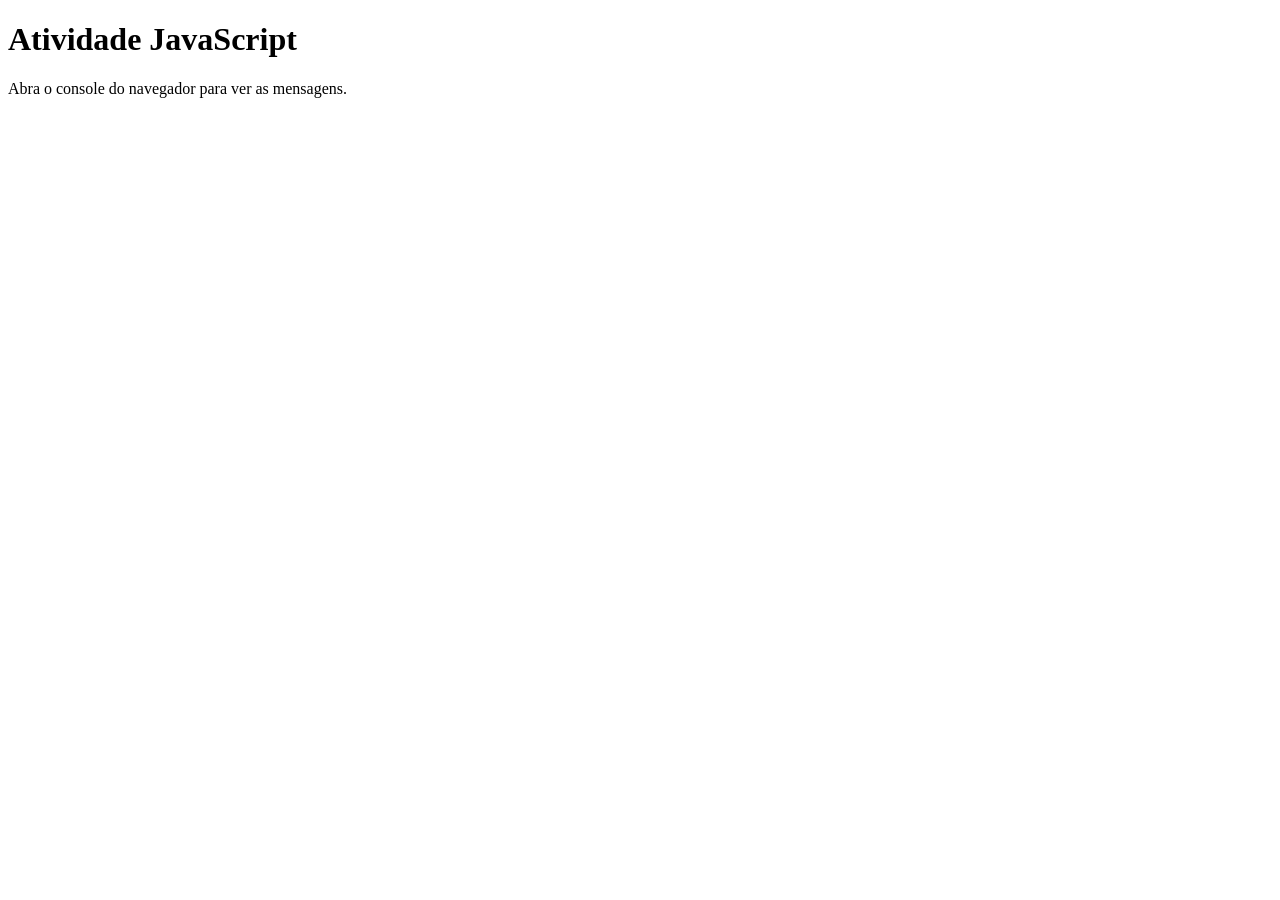
<file: edgar colete/index.html>
<!DOCTYPE html>
<html lang="pt-BR">
<head>
  <meta charset="UTF-8" />
  <meta name="viewport" content="width=device-width, initial-scale=1.0" />
  <title>Atividade JavaScript</title>
</head>
<body>
  <h1>Atividade JavaScript</h1>
  <p>Abra o console do navegador para ver as mensagens.</p>

  <script src="script.js"></script>
</body>
</html>
</file>
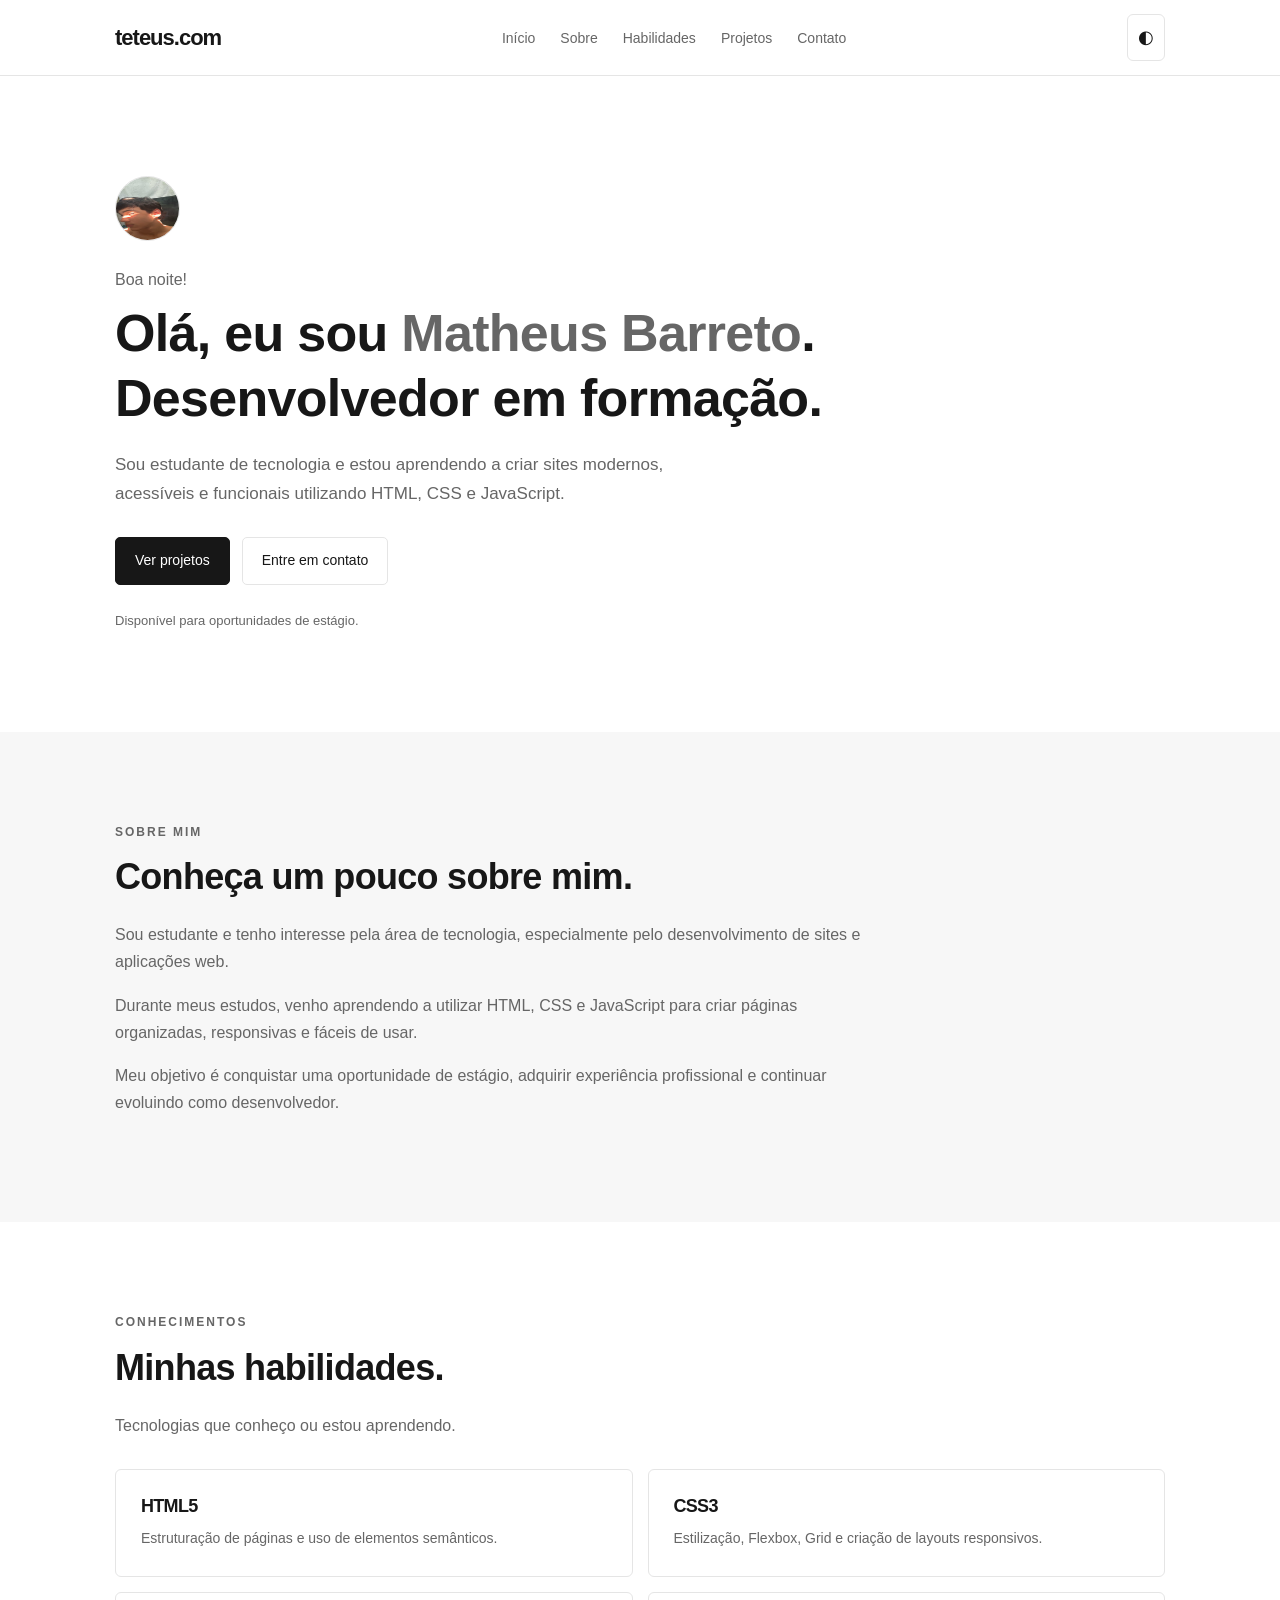
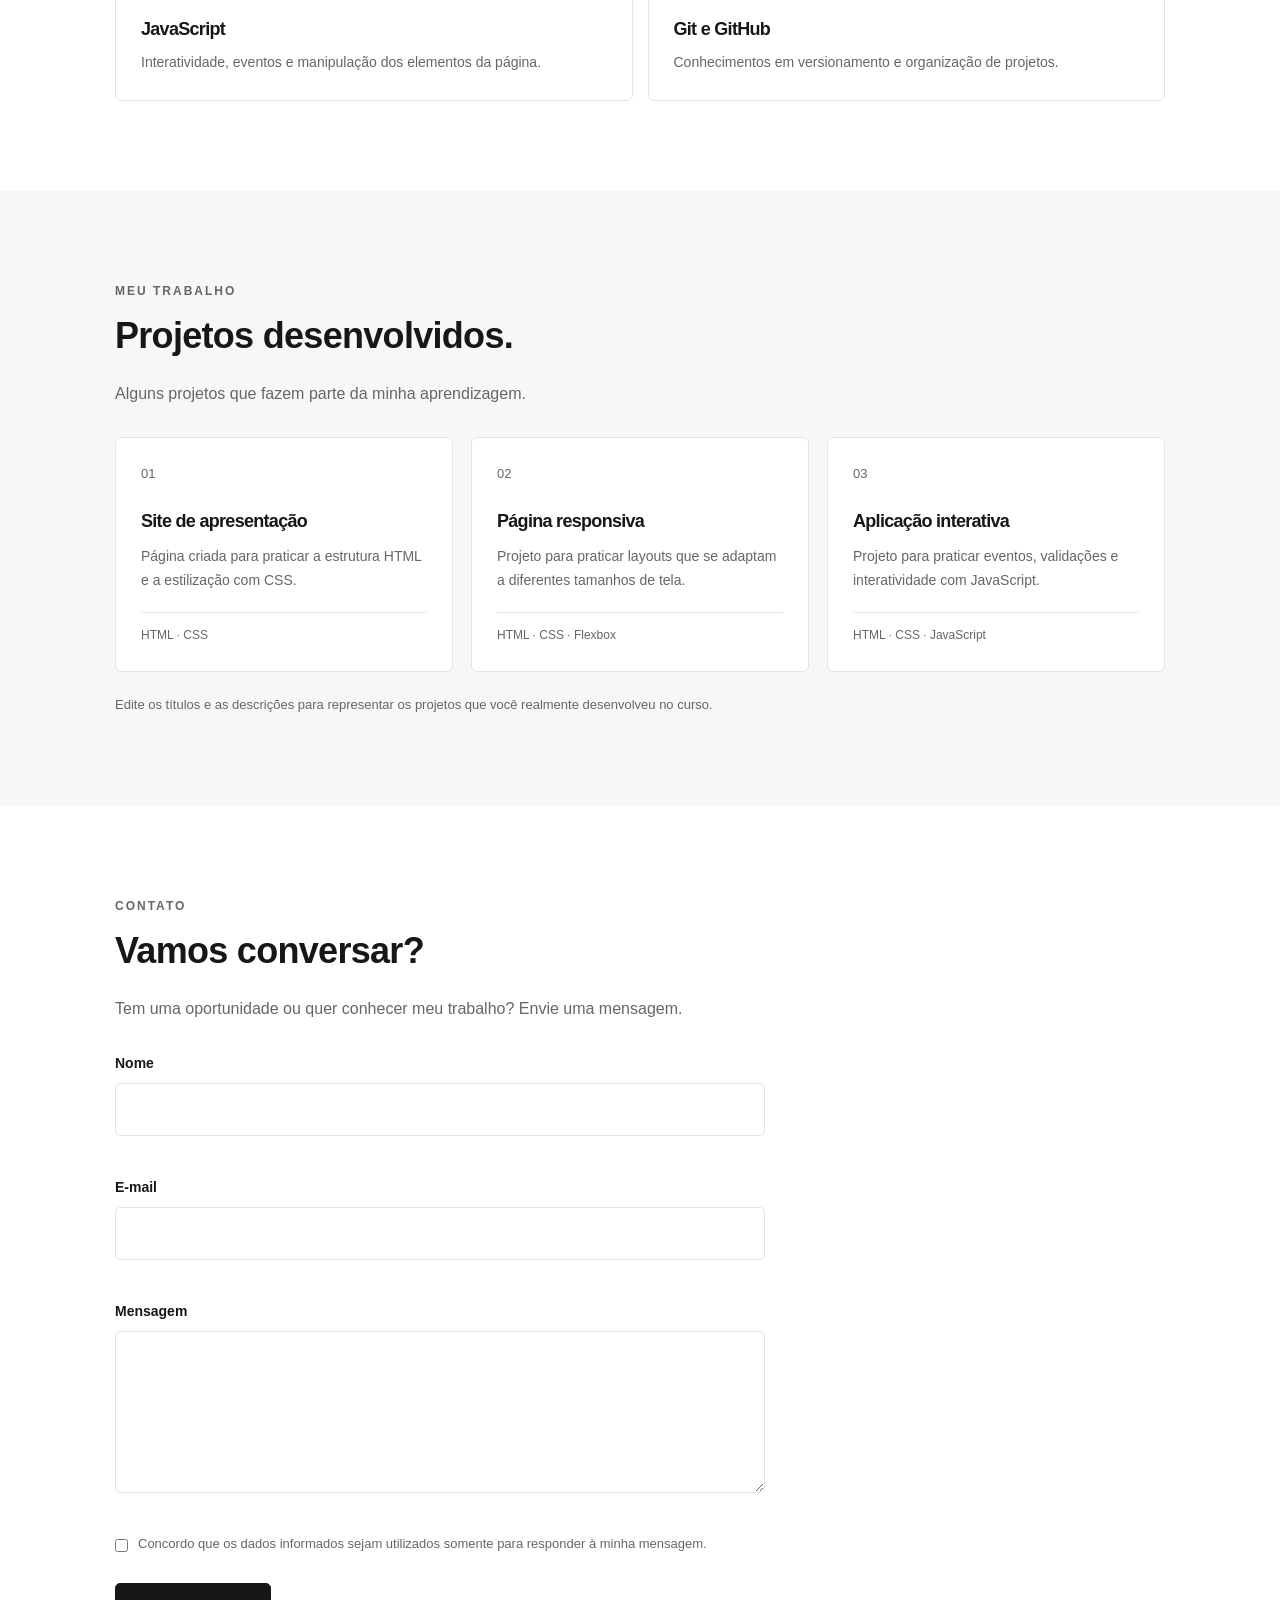
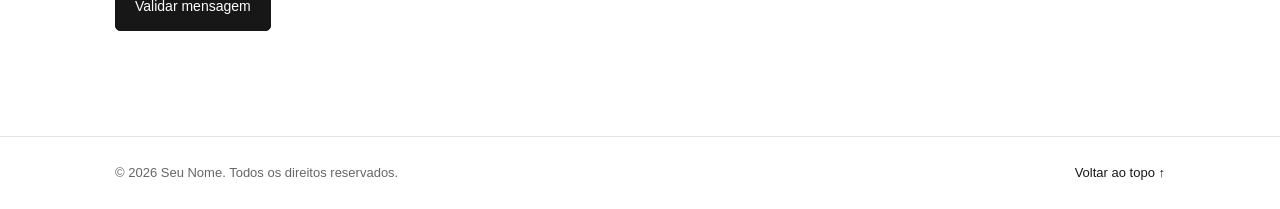
<file: portifolio/ht.html>
<!DOCTYPE html>
<html lang="pt-BR">
<head>
    <meta charset="UTF-8">
    <meta name="viewport" content="width=device-width, initial-scale=1.0">

    <meta name="description" content="Portfólio pessoal de desenvolvimento web.">

    <title>Barreto | Portfólio</title>

    <link rel="stylesheet" href="po.css">
    <script src="js.js" defer></script>
</head>
<body>

    <a href="#conteudo" class="pular-conteudo">
        Pular para o conteúdo
    </a>

    <header>
        <nav class="container navegacao" aria-label="Menu principal">

            <a href="#inicio" class="logo" aria-label="Página inicial">
                teteus.com
            </a>

            <button
                class="menu-toggle"
                aria-label="Abrir menu"
                aria-expanded="false"
                aria-controls="menu"
                type="button">
                ☰
            </button>

            <ul class="menu" id="menu">
                <li><a href="#inicio">Início</a></li>
                <li><a href="#sobre">Sobre</a></li>
                <li><a href="#habilidades">Habilidades</a></li>
                <li><a href="#projetos">Projetos</a></li>
                <li><a href="#contato">Contato</a></li>
            </ul>

            <button
                class="tema-toggle"
                type="button"
                aria-label="Ativar modo escuro"
                title="Alternar tema">
                ◐
            </button>

        </nav>
    </header>

    <main id="conteudo">

        <!-- INÍCIO -->
        <section class="inicio container" id="inicio">

            <img
             src="img1"
              alt="Foto de perfil de Seu Nome"
             class="avatar">

            <p class="saudacao" id="saudacao">Olá!</p>

            <h1>
                Olá, eu sou <span>Matheus Barreto</span>.<br>
                Desenvolvedor em formação.
            </h1>

            <p class="descricao">
                Sou estudante de tecnologia e estou aprendendo
                a criar sites modernos, acessíveis e funcionais
                utilizando HTML, CSS e JavaScript.
            </p>

            <div class="botoes">
                <a href="#projetos" class="botao principal">
                    Ver projetos
                </a>

                <a href="#contato" class="botao">
                    Entre em contato
                </a>
            </div>

            <p class="disponibilidade">
                Disponível para oportunidades de estágio.
            </p>

        </section>

        <!-- SOBRE MIM -->
        <section class="secao fundo-cinza" id="sobre">
            <div class="container">

                <p class="subtitulo">SOBRE MIM</p>

                <h2>Conheça um pouco sobre mim.</h2>

                <div class="texto-sobre">
                    <p>
                        Sou estudante e tenho interesse pela área
                        de tecnologia, especialmente pelo desenvolvimento
                        de sites e aplicações web.
                    </p>

                    <p>
                        Durante meus estudos, venho aprendendo a utilizar
                        HTML, CSS e JavaScript para criar páginas
                        organizadas, responsivas e fáceis de usar.
                    </p>

                    <p>
                        Meu objetivo é conquistar uma oportunidade
                        de estágio, adquirir experiência profissional
                        e continuar evoluindo como desenvolvedor.
                    </p>
                </div>

            </div>
        </section>

        <!-- HABILIDADES -->
        <section class="secao container" id="habilidades">

            <p class="subtitulo">CONHECIMENTOS</p>

            <h2>Minhas habilidades.</h2>

            <p class="texto-intro">
                Tecnologias que conheço ou estou aprendendo.
            </p>

            <div class="habilidades-grid">

                <article class="habilidade">
                    <h3>HTML5</h3>
                    <p>
                        Estruturação de páginas e uso de elementos
                        semânticos.
                    </p>
                </article>

                <article class="habilidade">
                    <h3>CSS3</h3>
                    <p>
                        Estilização, Flexbox, Grid e criação
                        de layouts responsivos.
                    </p>
                </article>

                <article class="habilidade">
                    <h3>JavaScript</h3>
                    <p>
                        Interatividade, eventos e manipulação
                        dos elementos da página.
                    </p>
                </article>

                <article class="habilidade">
                    <h3>Git e GitHub</h3>
                    <p>
                        Conhecimentos em versionamento e organização
                        de projetos.
                    </p>
                </article>

            </div>
        </section>

        <!-- PROJETOS -->
        <section class="secao fundo-cinza" id="projetos">
            <div class="container">

                <p class="subtitulo">MEU TRABALHO</p>

                <h2>Projetos desenvolvidos.</h2>

                <p class="texto-intro">
                    Alguns projetos que fazem parte da minha aprendizagem.
                </p>

                <div class="projetos-grid">

                    <article class="projeto">
                        <span class="numero">01</span>

                        <h3>Site de apresentação</h3>

                        <p>
                            Página criada para praticar a estrutura HTML
                            e a estilização com CSS.
                        </p>

                        <p class="tecnologias">
                            HTML · CSS
                        </p>
                    </article>

                    <article class="projeto">
                        <span class="numero">02</span>

                        <h3>Página responsiva</h3>

                        <p>
                            Projeto para praticar layouts que se adaptam
                            a diferentes tamanhos de tela.
                        </p>

                        <p class="tecnologias">
                            HTML · CSS · Flexbox
                        </p>
                    </article>

                    <article class="projeto">
                        <span class="numero">03</span>

                        <h3>Aplicação interativa</h3>

                        <p>
                            Projeto para praticar eventos, validações
                            e interatividade com JavaScript.
                        </p>

                        <p class="tecnologias">
                            HTML · CSS · JavaScript
                        </p>
                    </article>

                </div>

                <p class="aviso-projetos">
                    Edite os títulos e as descrições para representar
                    os projetos que você realmente desenvolveu no curso.
                </p>

            </div>
        </section>

        <!-- CONTATO -->
        <section class="secao container" id="contato">

            <p class="subtitulo">CONTATO</p>

            <h2>Vamos conversar?</h2>

            <p class="texto-intro">
                Tem uma oportunidade ou quer conhecer meu trabalho?
                Envie uma mensagem.
            </p>

            <form id="form-contato" novalidate>

                <div class="campo">
                    <label for="nome">Nome</label>

                    <input
                        type="text"
                        id="nome"
                        name="nome"
                        autocomplete="name"
                        minlength="2"
                        maxlength="80"
                        required
                        aria-describedby="erro-nome">

                    <small class="erro" id="erro-nome"></small>
                </div>

                <div class="campo">
                    <label for="email">E-mail</label>

                    <input
                        type="email"
                        id="email"
                        name="email"
                        autocomplete="email"
                        maxlength="120"
                        required
                        aria-describedby="erro-email">

                    <small class="erro" id="erro-email"></small>
                </div>

                <div class="campo">
                    <label for="mensagem">Mensagem</label>

                    <textarea
                        id="mensagem"
                        name="mensagem"
                        rows="5"
                        minlength="10"
                        maxlength="1000"
                        required
                        aria-describedby="erro-mensagem"></textarea>

                    <small class="erro" id="erro-mensagem"></small>
                </div>

                <div class="consentimento">
                    <input
                        type="checkbox"
                        id="consentimento"
                        name="consentimento"
                        required>

                    <label for="consentimento">
                        Concordo que os dados informados sejam utilizados
                        somente para responder à minha mensagem.
                    </label>
                </div>

                <small class="erro" id="erro-consentimento"></small>

                <button type="submit" class="botao principal">
                    Validar mensagem
                </button>

                <p id="status-form" role="status" aria-live="polite"></p>

            </form>
        </section>

    </main>

    <!-- RODAPÉ -->
    <footer>
        <div class="container rodape">

            <p>
                © <span id="ano"></span> Seu Nome.
                Todos os direitos reservados.
            </p>

            <a href="#inicio">Voltar ao topo ↑</a>

        </div>
    </footer>

</body>
</html>
</file>
<file: portifolio/po.css>
/* CONFIGURAÇÕES GERAIS */

:root {
    --fundo: #ffffff;
    --fundo-cinza: #f7f7f7;
    --texto: #171717;
    --texto-secundario: #666666;
    --borda: #e5e5e5;
    --botao: #171717;
    --botao-texto: #ffffff;
}

:root.escuro {
    --fundo: #171717;
    --fundo-cinza: #202020;
    --texto: #f5f5f5;
    --texto-secundario: #bbbbbb;
    --borda: #393939;
    --botao: #ffffff;
    --botao-texto: #171717;
}

* {
    margin: 0;
    padding: 0;
    box-sizing: border-box;
}

html {
    scroll-behavior: smooth;
    scroll-padding-top: 90px;
}

body {
    font-family: Arial, Helvetica, sans-serif;
    background: var(--fundo);
    color: var(--texto);
    line-height: 1.7;
    transition: background 0.2s, color 0.2s;
}

a {
    color: inherit;
    text-decoration: none;
}

button,
input,
textarea {
    font: inherit;
}

button,
a,
input,
textarea {
    -webkit-tap-highlight-color: transparent;
}

a:focus-visible,
button:focus-visible,
input:focus-visible,
textarea:focus-visible {
    outline: 2px solid var(--texto);
    outline-offset: 4px;
}

.container {
    width: 90%;
    max-width: 1050px;
    margin: 0 auto;
}

.secao {
    padding: 90px 0;
}

.fundo-cinza {
    background: var(--fundo-cinza);
}

/* ACESSIBILIDADE */

.pular-conteudo {
    position: absolute;
    top: -100px;
    left: 15px;
    padding: 10px;
    background: var(--fundo);
    z-index: 100;
}

.pular-conteudo:focus {
    top: 10px;
}

/* CABEÇALHO */

header {
    background: var(--fundo);
    border-bottom: 1px solid var(--borda);
    position: sticky;
    top: 0;
    z-index: 10;
}

.navegacao {
    min-height: 75px;
    display: flex;
    justify-content: space-between;
    align-items: center;
    gap: 20px;
}

.logo {
    font-size: 22px;
    font-weight: bold;
    letter-spacing: -1px;
}

.menu {
    display: flex;
    list-style: none;
    gap: 25px;
}

.menu a {
    font-size: 14px;
    color: var(--texto-secundario);
    transition: color 0.2s;
}

.menu a:hover {
    color: var(--texto);
}

.menu-toggle,
.tema-toggle {
    background: transparent;
    color: var(--texto);
    border: 1px solid var(--borda);
    border-radius: 6px;
    padding: 7px 10px;
    cursor: pointer;
}

.menu-toggle {
    display: none;
}

.tema-toggle {
    font-size: 18px;
}

/* INÍCIO */

.inicio {
    min-height: 570px;
    padding-top: 100px;
    padding-bottom: 100px;
    display: flex;
    flex-direction: column;
    align-items: flex-start;
    justify-content: center;
}

.avatar {
    width: 65px;
    height: 65px;
    border: 1px solid var(--borda);
    border-radius: 50%;
    display: flex;
    align-items: center;
    justify-content: center;
    font-weight: bold;
    margin-bottom: 25px;
}

.saudacao {
    color: var(--texto-secundario);
    margin-bottom: 8px;
}

h1,
h2,
h3 {
    line-height: 1.25;
    letter-spacing: -0.7px;
}

h1 {
    max-width: 750px;
    font-size: clamp(32px, 5vw, 52px);
    margin-bottom: 20px;
}

h1 span {
    color: var(--texto-secundario);
}

.descricao {
    max-width: 620px;
    color: var(--texto-secundario);
    font-size: 17px;
}

.botoes {
    display: flex;
    flex-wrap: wrap;
    gap: 12px;
    margin-top: 28px;
}

.botao {
    display: inline-block;
    padding: 11px 19px;
    border: 1px solid var(--borda);
    border-radius: 5px;
    background: var(--fundo);
    color: var(--texto);
    cursor: pointer;
    font-size: 14px;
    text-align: center;
    transition: opacity 0.2s;
}

.botao:hover {
    opacity: 0.75;
}

.botao.principal {
    background: var(--botao);
    color: var(--botao-texto);
    border-color: var(--botao);
}

.disponibilidade {
    margin-top: 25px;
    color: var(--texto-secundario);
    font-size: 13px;
}

/* TÍTULOS DAS SEÇÕES */

.subtitulo {
    color: var(--texto-secundario);
    font-size: 12px;
    font-weight: bold;
    letter-spacing: 2px;
    margin-bottom: 12px;
}

h2 {
    font-size: clamp(27px, 4vw, 36px);
    margin-bottom: 22px;
}

.texto-intro {
    color: var(--texto-secundario);
    margin-bottom: 30px;
}

/* SOBRE MIM */

.texto-sobre {
    max-width: 750px;
    color: var(--texto-secundario);
}

.texto-sobre p {
    margin-bottom: 16px;
}

/* HABILIDADES */

.habilidades-grid {
    display: grid;
    grid-template-columns: repeat(2, 1fr);
    gap: 15px;
}

.habilidade {
    padding: 25px;
    border: 1px solid var(--borda);
    border-radius: 6px;
}

.habilidade h3 {
    font-size: 18px;
    margin-bottom: 10px;
}

.habilidade p {
    color: var(--texto-secundario);
    font-size: 14px;
}

/* PROJETOS */

.projetos-grid {
    display: grid;
    grid-template-columns: repeat(3, 1fr);
    gap: 18px;
}

.projeto {
    padding: 25px;
    background: var(--fundo);
    border: 1px solid var(--borda);
    border-radius: 6px;
}

.numero {
    display: block;
    color: var(--texto-secundario);
    font-size: 13px;
    margin-bottom: 25px;
}

.projeto h3 {
    font-size: 18px;
    margin-bottom: 12px;
}

.projeto p {
    color: var(--texto-secundario);
    font-size: 14px;
}

.projeto .tecnologias {
    border-top: 1px solid var(--borda);
    padding-top: 12px;
    margin-top: 20px;
    font-size: 12px;
}

.aviso-projetos {
    color: var(--texto-secundario);
    font-size: 13px;
    margin-top: 22px;
}

/* FORMULÁRIO DE CONTATO */

form {
    max-width: 650px;
}

.campo {
    margin-bottom: 20px;
}

.campo label {
    display: block;
    margin-bottom: 7px;
    font-weight: bold;
    font-size: 14px;
}

.campo input,
.campo textarea {
    display: block;
    width: 100%;
    padding: 12px;
    color: var(--texto);
    background: var(--fundo);
    border: 1px solid var(--borda);
    border-radius: 5px;
}

.campo textarea {
    resize: vertical;
}

.campo input:focus,
.campo textarea:focus {
    outline: 2px solid var(--texto);
    outline-offset: 1px;
}

.campo [aria-invalid="true"] {
    border-color: #c62828;
}

.consentimento {
    display: flex;
    align-items: flex-start;
    gap: 10px;
    margin-bottom: 8px;
    color: var(--texto-secundario);
    font-size: 13px;
}

.consentimento input {
    margin-top: 6px;
    accent-color: var(--texto);
}

.erro {
    display: block;
    min-height: 20px;
    color: #c62828;
    font-size: 12px;
}

#status-form {
    margin-top: 15px;
    font-size: 14px;
    color: var(--texto-secundario);
}

/* RODAPÉ */

footer {
    border-top: 1px solid var(--borda);
    padding: 25px 0;
}

.rodape {
    display: flex;
    justify-content: space-between;
    align-items: center;
    gap: 15px;
    font-size: 13px;
    color: var(--texto-secundario);
}

.rodape a {
    color: var(--texto);
}

.rodape a:hover {
    text-decoration: underline;
}

/* RESPONSIVIDADE */

@media (max-width: 750px) {
    .menu-toggle {
        display: block;
        margin-left: auto;
    }

    .menu {
        display: none;
        position: absolute;
        top: 75px;
        left: 0;
        width: 100%;
        padding: 15px 5%;
        background: var(--fundo);
        border-bottom: 1px solid var(--borda);
        flex-direction: column;
        gap: 0;
    }

    .menu.aberto {
        display: flex;
    }

    .menu a {
        display: block;
        padding: 10px 0;
    }

    .inicio {
        min-height: auto;
        padding-top: 80px;
        padding-bottom: 80px;
    }

    .projetos-grid {
        grid-template-columns: 1fr;
    }

    .secao {
        padding: 65px 0;
    }
}

@media (max-width: 480px) {
    .habilidades-grid {
        grid-template-columns: 1fr;
    }

    .rodape {
        flex-direction: column;
        align-items: flex-start;
    }

    h1 {
        font-size: 34px;
    }

    .descricao {
        font-size: 15px;
    }

    .botoes {
        width: 100%;
    }

    .botoes .botao {
        flex: 1;
    }
}

@media (prefers-reduced-motion: reduce) {
    html {
        scroll-behavior: auto;
    }

    *,
    *::before,
    *::after {
        transition: none !important;
    }
}
</file>
